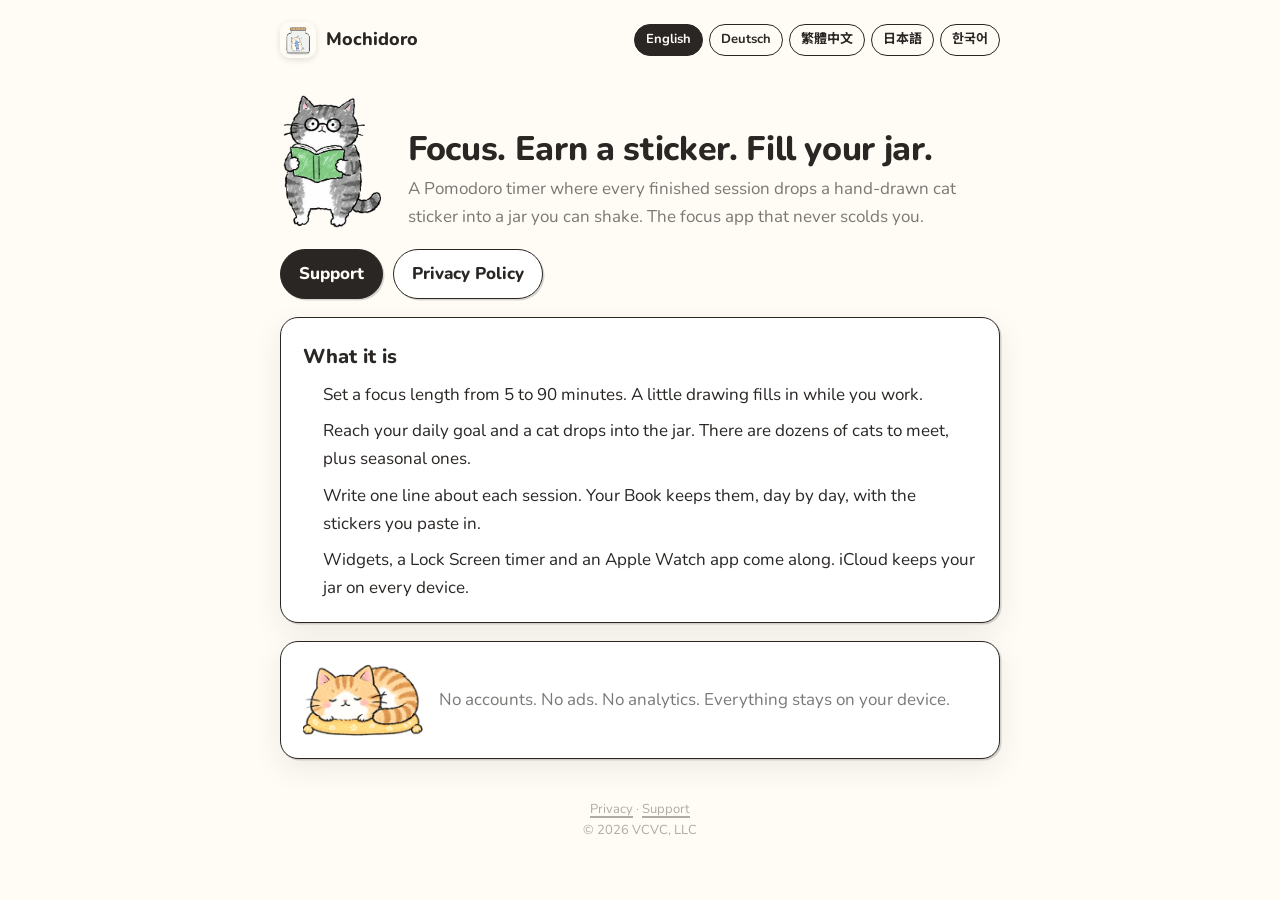
<file: index.html>
<!doctype html>
<html lang="en">
<head>
<meta charset="utf-8">
<meta name="viewport" content="width=device-width, initial-scale=1">
<title data-en="Mochidoro" data-zhhant="Mochidoro" data-ja="Mochidoro" data-ko="Mochidoro" data-de="Mochidoro">Mochidoro</title>
<meta name="description" content="Mochidoro: focus, earn a sticker, fill your jar. The focus app that never scolds you.">
<link rel="icon" href="img/icon.png">
<link rel="preconnect" href="https://fonts.googleapis.com">
<link href="https://fonts.googleapis.com/css2?family=Nunito:wght@400;700;800&family=Noto+Sans+TC:wght@400;700&family=Noto+Sans+JP:wght@400;700&family=Noto+Sans+KR:wght@400;700&display=swap" rel="stylesheet">
<link rel="stylesheet" href="style.css">
<script src="i18n.js" defer></script>
</head>
<body>
<div class="wrap">
  <header class="top">
    <a class="brand" href="./"><img src="img/icon.png" alt="">Mochidoro</a>
    <nav class="langs" aria-label="Language"></nav>
  </header>

  <div class="hero">
    <img src="img/cat-reading-green.png" alt="">
    <div>
      <h1><span data-lang="en">Focus. Earn a sticker. Fill your jar.</span><span data-lang="zh-Hant">專注一下，拿一張貼紙，把罐子裝滿。</span><span data-lang="ja">集中して、ステッカーをもらって、瓶をいっぱいに。</span><span data-lang="ko">집중하고, 스티커를 얻고, 병을 채워요.</span><span data-lang="de">Konzentrieren. Sticker bekommen. Glas füllen.</span></h1>
      <p><span data-lang="en">A Pomodoro timer where every finished session drops a hand-drawn cat sticker into a jar you can shake. The focus app that never scolds you.</span><span data-lang="zh-Hant">一個番茄鐘：每完成一次專注，就有一張手繪貓貼紙掉進可以搖的罐子。永遠不會責備你的專注 App。</span><span data-lang="ja">セッションを終えるたびに、手描きの猫ステッカーが振れる瓶に落ちるポモドーロタイマー。決してあなたを叱らない集中アプリ。</span><span data-lang="ko">세션을 마칠 때마다 손그림 고양이 스티커가 흔들 수 있는 병에 떨어지는 뽀모도로 타이머. 절대 잔소리하지 않는 집중 앱.</span><span data-lang="de">Ein Pomodoro-Timer, bei dem jede abgeschlossene Fokuszeit einen handgezeichneten Katzensticker in ein Glas fallen lässt, das du schütteln kannst. Die Fokus-App, die nie schimpft.</span></p>
    </div>
  </div>

  <div class="nav">
    <a class="primary" href="support.html"><span data-lang="en">Support</span><span data-lang="zh-Hant">支援</span><span data-lang="ja">サポート</span><span data-lang="ko">지원</span><span data-lang="de">Hilfe</span></a>
    <a href="privacy.html"><span data-lang="en">Privacy Policy</span><span data-lang="zh-Hant">隱私權政策</span><span data-lang="ja">プライバシーポリシー</span><span data-lang="ko">개인정보 처리방침</span><span data-lang="de">Datenschutzerklärung</span></a>
  </div>

  <div class="card">
    <h2><span data-lang="en">What it is</span><span data-lang="zh-Hant">這是什麼</span><span data-lang="ja">どんなアプリ？</span><span data-lang="ko">어떤 앱인가요</span><span data-lang="de">Worum es geht</span></h2>
    <ul>
      <li data-lang="en">Set a focus length from 5 to 90 minutes. A little drawing fills in while you work.</li>
      <li data-lang="en">Reach your daily goal and a cat drops into the jar. There are dozens of cats to meet, plus seasonal ones.</li>
      <li data-lang="en">Write one line about each session. Your Book keeps them, day by day, with the stickers you paste in.</li>
      <li data-lang="en">Widgets, a Lock Screen timer and an Apple Watch app come along. iCloud keeps your jar on every device.</li>
      <li data-lang="zh-Hant">專注時間 5 到 90 分鐘自己選。工作的時候，一張小圖會慢慢畫好。</li>
      <li data-lang="zh-Hant">達成每日目標就掉一隻貓。有幾十隻貓可以遇見，還有季節限定的。</li>
      <li data-lang="zh-Hant">每次專注寫一行字。手帳會一天一天記下來，連同你貼上去的貼紙。</li>
      <li data-lang="zh-Hant">有小工具、鎖定畫面計時和 Apple Watch App。iCloud 讓罐子在每台裝置上都一樣。</li>
      <li data-lang="ja">集中時間は 5〜90 分から。作業のあいだに小さな絵が少しずつ描き上がります。</li>
      <li data-lang="ja">1 日の目標に達すると猫が瓶に落ちてきます。出会える猫は数十匹、季節限定も。</li>
      <li data-lang="ja">セッションごとにひとこと書けます。ブックが貼ったステッカーと一緒に日ごとに残します。</li>
      <li data-lang="ja">ウィジェット、ロック画面のタイマー、Apple Watch アプリつき。iCloud で瓶はどの端末でも同じに。</li>
      <li data-lang="ko">집중 시간은 5~90분 중에서. 일하는 동안 작은 그림이 조금씩 완성돼요.</li>
      <li data-lang="ko">하루 목표를 달성하면 고양이가 병에 떨어져요. 만날 수 있는 고양이는 수십 마리, 계절 한정도 있어요.</li>
      <li data-lang="ko">세션마다 한 줄을 적을 수 있어요. 북이 붙인 스티커와 함께 하루하루 간직합니다.</li>
      <li data-lang="ko">위젯, 잠금 화면 타이머, Apple Watch 앱이 함께 와요. iCloud로 병은 모든 기기에서 똑같아요.</li>
      <li data-lang="de">Wähl eine Fokuszeit von 5 bis 90 Minuten. Während du arbeitest, entsteht nach und nach eine kleine Zeichnung.</li>
      <li data-lang="de">Erreichst du dein Tagesziel, fällt eine Katze ins Glas. Dutzende Katzen warten auf dich, dazu welche nur für eine Saison.</li>
      <li data-lang="de">Schreib zu jeder Fokuszeit eine Zeile. Dein Buch hebt sie Tag für Tag auf, zusammen mit den Stickern, die du einklebst.</li>
      <li data-lang="de">Mit dabei: Widgets, ein Timer auf dem Sperrbildschirm und eine Apple-Watch-App. Über iCloud ist dein Glas auf jedem Gerät gleich.</li>
    </ul>
  </div>

  <div class="card" style="display:flex;gap:16px;align-items:center;padding-bottom:22px">
    <img src="img/sleep-orange.png" alt="" style="width:120px;flex:none">
    <p style="margin:0;color:var(--muted)"><span data-lang="en">No accounts. No ads. No analytics. Everything stays on your device.</span><span data-lang="zh-Hant">沒有帳號、沒有廣告、沒有分析工具。所有東西都留在你的裝置上。</span><span data-lang="ja">アカウントなし、広告なし、アナリティクスなし。すべてはあなたの端末の中に。</span><span data-lang="ko">계정도, 광고도, 분석 도구도 없어요. 모든 것은 내 기기 안에.</span><span data-lang="de">Kein Konto. Keine Werbung. Keine Analyse. Alles bleibt auf deinem Gerät.</span></p>
  </div>

  <footer>
    <a href="privacy.html"><span data-lang="en">Privacy</span><span data-lang="zh-Hant">隱私權</span><span data-lang="ja">プライバシー</span><span data-lang="ko">개인정보</span><span data-lang="de">Datenschutz</span></a> · <a href="support.html"><span data-lang="en">Support</span><span data-lang="zh-Hant">支援</span><span data-lang="ja">サポート</span><span data-lang="ko">지원</span><span data-lang="de">Hilfe</span></a><br>© 2026 VCVC, LLC
  </footer>
</div>
</body>
</html>
</file>
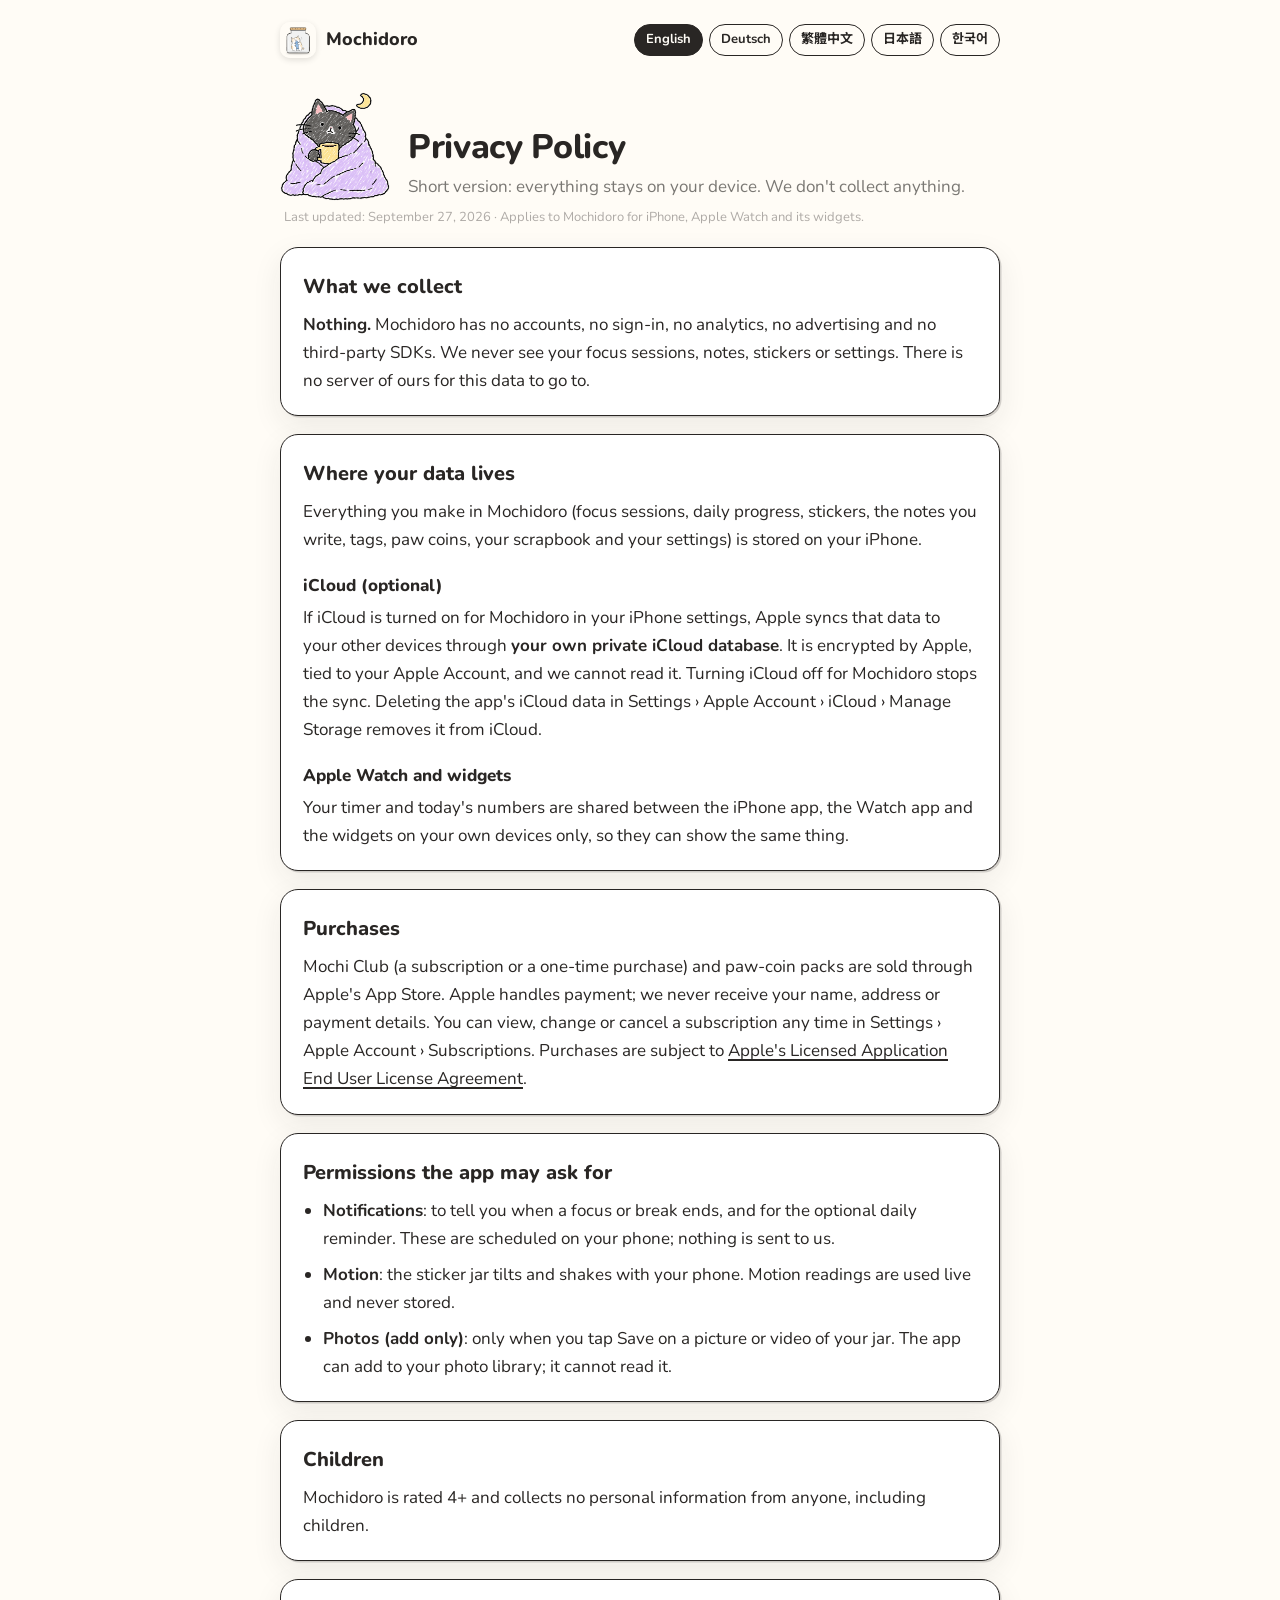
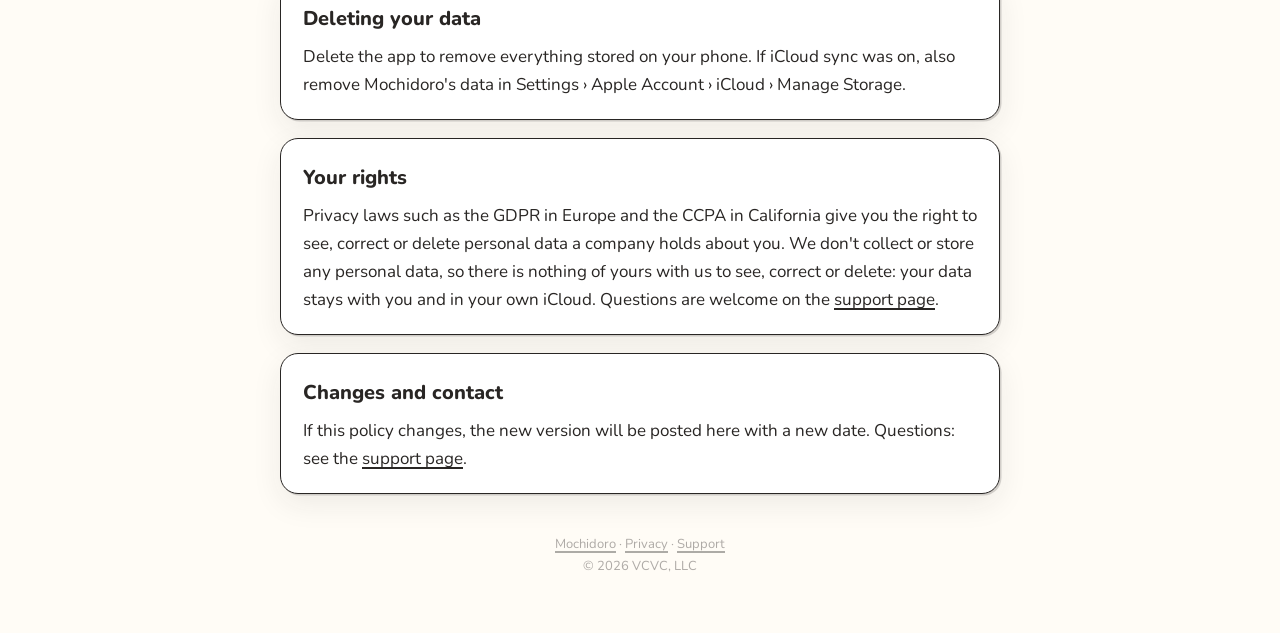
<file: privacy.html>
<!doctype html>
<html lang="en">
<head>
<meta charset="utf-8">
<meta name="viewport" content="width=device-width, initial-scale=1">
<title data-en="Mochidoro · Privacy Policy" data-zhhant="Mochidoro · 隱私權政策" data-ja="Mochidoro · プライバシーポリシー" data-ko="Mochidoro · 개인정보 처리방침" data-de="Mochidoro · Datenschutzerklärung">Mochidoro · Privacy Policy</title>
<meta name="description" content="Mochidoro keeps everything on your device. No accounts, no analytics, no ads.">
<link rel="icon" href="img/icon.png">
<link rel="preconnect" href="https://fonts.googleapis.com">
<link href="https://fonts.googleapis.com/css2?family=Nunito:wght@400;700;800&family=Noto+Sans+TC:wght@400;700&family=Noto+Sans+JP:wght@400;700&family=Noto+Sans+KR:wght@400;700&display=swap" rel="stylesheet">
<link rel="stylesheet" href="style.css">
<script src="i18n.js" defer></script>
</head>
<body>
<div class="wrap">
  <header class="top">
    <a class="brand" href="./"><img src="img/icon.png" alt="">Mochidoro</a>
    <nav class="langs" aria-label="Language"></nav>
  </header>

  <div class="hero">
    <img src="img/cat-late-night.png" alt="">
    <div>
      <h1><span data-lang="en">Privacy Policy</span><span data-lang="zh-Hant">隱私權政策</span><span data-lang="ja">プライバシーポリシー</span><span data-lang="ko">개인정보 처리방침</span><span data-lang="de">Datenschutzerklärung</span></h1>
      <p><span data-lang="en">Short version: everything stays on your device. We don't collect anything.</span><span data-lang="zh-Hant">一句話版本：所有東西都留在你的裝置上，我們不蒐集任何資料。</span><span data-lang="ja">ひとことで言うと：すべてあなたの端末の中にあります。私たちは何も収集しません。</span><span data-lang="ko">한 줄 요약: 모든 것은 내 기기 안에만 있어요. 우리는 아무것도 수집하지 않아요.</span><span data-lang="de">Kurz gesagt: Alles bleibt auf deinem Gerät. Wir erheben keine Daten.</span></p>
    </div>
  </div>
  <p class="meta"><span data-lang="en">Last updated: September 27, 2026 · Applies to Mochidoro for iPhone, Apple Watch and its widgets.</span><span data-lang="zh-Hant">最後更新：2026 年 9 月 27 日 · 適用於 iPhone、Apple Watch 版 Mochidoro 及其小工具。</span><span data-lang="ja">最終更新：2026 年 9 月 27 日 · iPhone、Apple Watch 版 Mochidoro とウィジェットに適用されます。</span><span data-lang="ko">최종 업데이트: 2026년 9월 27일 · iPhone, Apple Watch용 Mochidoro와 위젯에 적용됩니다.</span><span data-lang="de">Stand: 27. September 2026 · Gilt für Mochidoro auf iPhone und Apple Watch sowie die Widgets.</span></p>

  <!-- ENGLISH -->
  <div data-lang="en">
    <div class="card">
      <h2>What we collect</h2>
      <p><strong>Nothing.</strong> Mochidoro has no accounts, no sign-in, no analytics, no advertising and no third-party SDKs. We never see your focus sessions, notes, stickers or settings. There is no server of ours for this data to go to.</p>
    </div>
    <div class="card">
      <h2>Where your data lives</h2>
      <p>Everything you make in Mochidoro (focus sessions, daily progress, stickers, the notes you write, tags, paw coins, your scrapbook and your settings) is stored on your iPhone.</p>
      <h3>iCloud (optional)</h3>
      <p>If iCloud is turned on for Mochidoro in your iPhone settings, Apple syncs that data to your other devices through <strong>your own private iCloud database</strong>. It is encrypted by Apple, tied to your Apple Account, and we cannot read it. Turning iCloud off for Mochidoro stops the sync. Deleting the app's iCloud data in Settings › Apple Account › iCloud › Manage Storage removes it from iCloud.</p>
      <h3>Apple Watch and widgets</h3>
      <p>Your timer and today's numbers are shared between the iPhone app, the Watch app and the widgets on your own devices only, so they can show the same thing.</p>
    </div>
    <div class="card">
      <h2>Purchases</h2>
      <p>Mochi Club (a subscription or a one-time purchase) and paw-coin packs are sold through Apple's App Store. Apple handles payment; we never receive your name, address or payment details. You can view, change or cancel a subscription any time in Settings › Apple Account › Subscriptions. Purchases are subject to <a href="https://www.apple.com/legal/internet-services/itunes/dev/stdeula/" target="_blank" rel="noopener">Apple's Licensed Application End User License Agreement</a>.</p>
    </div>
    <div class="card">
      <h2>Permissions the app may ask for</h2>
      <ul>
        <li><strong>Notifications</strong>: to tell you when a focus or break ends, and for the optional daily reminder. These are scheduled on your phone; nothing is sent to us.</li>
        <li><strong>Motion</strong>: the sticker jar tilts and shakes with your phone. Motion readings are used live and never stored.</li>
        <li><strong>Photos (add only)</strong>: only when you tap Save on a picture or video of your jar. The app can add to your photo library; it cannot read it.</li>
      </ul>
    </div>
    <div class="card">
      <h2>Children</h2>
      <p>Mochidoro is rated 4+ and collects no personal information from anyone, including children.</p>
    </div>
    <div class="card">
      <h2>Deleting your data</h2>
      <p>Delete the app to remove everything stored on your phone. If iCloud sync was on, also remove Mochidoro's data in Settings › Apple Account › iCloud › Manage Storage.</p>
    </div>
    <div class="card">
      <h2>Your rights</h2>
      <p>Privacy laws such as the GDPR in Europe and the CCPA in California give you the right to see, correct or delete personal data a company holds about you. We don't collect or store any personal data, so there is nothing of yours with us to see, correct or delete: your data stays with you and in your own iCloud. Questions are welcome on the <a href="support.html">support page</a>.</p>
    </div>
    <div class="card">
      <h2>Changes and contact</h2>
      <p>If this policy changes, the new version will be posted here with a new date. Questions: see the <a href="support.html">support page</a>.</p>
    </div>
  </div>

  <!-- 繁體中文 -->
  <div data-lang="zh-Hant">
    <div class="card">
      <h2>我們蒐集什麼</h2>
      <p><strong>什麼都不蒐集。</strong>Mochidoro 沒有帳號、不用登入、沒有分析工具、沒有廣告、沒有任何第三方 SDK。你的專注紀錄、筆記、貼紙和設定，我們都看不到，也沒有任何屬於我們的伺服器會收到這些資料。</p>
    </div>
    <div class="card">
      <h2>你的資料放在哪裡</h2>
      <p>你在 Mochidoro 裡產生的一切（專注紀錄、每日進度、貼紙、寫下的筆記、標籤、貓掌幣、手帳和設定）都存在你的 iPhone 上。</p>
      <h3>iCloud（可選）</h3>
      <p>如果你在 iPhone 設定裡替 Mochidoro 開啟 iCloud，Apple 會透過<strong>你自己的 iCloud 私人資料庫</strong>把資料同步到你的其他裝置。這些資料由 Apple 加密、綁定你的 Apple 帳號，我們無法讀取。關掉 Mochidoro 的 iCloud 就會停止同步；到「設定 › Apple 帳號 › iCloud › 管理儲存空間」刪除 Mochidoro 的資料，就會從 iCloud 移除。</p>
      <h3>Apple Watch 與小工具</h3>
      <p>計時器和今天的數字只會在你自己的裝置之間（iPhone App、Watch App、小工具）共用，讓它們顯示同樣的內容。</p>
    </div>
    <div class="card">
      <h2>購買</h2>
      <p>Mochi Club（訂閱或一次買斷）和貓掌幣包都透過 Apple 的 App Store 販售。付款由 Apple 處理，我們不會收到你的姓名、地址或付款資料。你隨時可以在「設定 › Apple 帳號 › 訂閱項目」查看、更改或取消訂閱。購買適用 <a href="https://www.apple.com/legal/internet-services/itunes/dev/stdeula/" target="_blank" rel="noopener">Apple 的授權應用程式使用者授權合約</a>。</p>
    </div>
    <div class="card">
      <h2>App 可能會要求的權限</h2>
      <ul>
        <li><strong>通知</strong>：提醒你專注或休息結束，以及可選的每日提醒。這些都在你的手機上排程，不會傳給我們。</li>
        <li><strong>動作感測</strong>：貼紙罐會隨著手機傾斜和搖晃。感測數據只即時使用，不會儲存。</li>
        <li><strong>照片（僅新增）</strong>：只有在你按下「儲存」罐子的圖片或影片時才會用到。App 只能新增到你的照片圖庫，無法讀取。</li>
      </ul>
    </div>
    <div class="card">
      <h2>兒童</h2>
      <p>Mochidoro 的分級是 4+，不會向任何人（包括兒童）蒐集個人資料。</p>
    </div>
    <div class="card">
      <h2>刪除你的資料</h2>
      <p>刪除 App 就會移除手機上的所有資料。如果之前有開 iCloud 同步，請另外到「設定 › Apple 帳號 › iCloud › 管理儲存空間」移除 Mochidoro 的資料。</p>
    </div>
    <div class="card">
      <h2>你的權利</h2>
      <p>歐盟的 GDPR、台灣的個人資料保護法等隱私法規，讓你有權查詢、更正或刪除公司持有的你的個人資料。我們不蒐集也不儲存任何個人資料，所以我們這裡沒有任何你的資料需要查詢、更正或刪除：你的資料只在你自己手上和你的 iCloud 裡。有任何問題，歡迎到<a href="support.html">支援頁面</a>找我們。</p>
    </div>
    <div class="card">
      <h2>變更與聯絡</h2>
      <p>政策若有更動，會在這一頁公布新版本並更新日期。有問題請看<a href="support.html">支援頁面</a>。</p>
    </div>
  </div>

  <!-- 日本語 -->
  <div data-lang="ja">
    <div class="card">
      <h2>収集する情報</h2>
      <p><strong>ありません。</strong>Mochidoro にはアカウントもログインもなく、アナリティクス、広告、サードパーティ SDK も使っていません。集中の記録、メモ、ステッカー、設定を私たちが見ることはなく、それらを送る先のサーバーも存在しません。</p>
    </div>
    <div class="card">
      <h2>データの保存場所</h2>
      <p>Mochidoro で作られるもの（集中セッション、毎日の進み具合、ステッカー、書いたメモ、タグ、肉球コイン、スクラップブック、設定）はすべてあなたの iPhone に保存されます。</p>
      <h3>iCloud（任意）</h3>
      <p>iPhone の設定で Mochidoro の iCloud をオンにすると、Apple が<strong>あなた自身のプライベート iCloud データベース</strong>を通じて他の端末に同期します。データは Apple によって暗号化され、あなたの Apple アカウントに紐づき、私たちには読めません。Mochidoro の iCloud をオフにすると同期は止まります。「設定 › Apple アカウント › iCloud › ストレージを管理」で Mochidoro のデータを削除すると iCloud から消えます。</p>
      <h3>Apple Watch とウィジェット</h3>
      <p>タイマーと今日の数字は、あなたの端末同士（iPhone アプリ、Watch アプリ、ウィジェット）の間でのみ共有され、同じ内容を表示するために使われます。</p>
    </div>
    <div class="card">
      <h2>購入について</h2>
      <p>Mochi Club（サブスクリプションまたは買い切り）と肉球コインパックは Apple の App Store で販売されます。決済は Apple が行い、氏名、住所、支払い情報が私たちに届くことはありません。サブスクリプションは「設定 › Apple アカウント › サブスクリプション」でいつでも確認、変更、解約できます。購入には <a href="https://www.apple.com/legal/internet-services/itunes/dev/stdeula/" target="_blank" rel="noopener">Apple のライセンス契約（EULA）</a>が適用されます。</p>
    </div>
    <div class="card">
      <h2>アプリが求める可能性のある許可</h2>
      <ul>
        <li><strong>通知</strong>：集中や休憩の終わりを知らせるため、また任意の毎日のリマインダーのため。すべて端末内でスケジュールされ、私たちには送られません。</li>
        <li><strong>モーション</strong>：ステッカーの瓶は端末の傾きや振りに反応します。センサーの値はその場で使われるだけで保存されません。</li>
        <li><strong>写真（追加のみ）</strong>：瓶の画像や動画で「保存」をタップしたときだけ使われます。アプリは写真ライブラリに追加できますが、読み取ることはできません。</li>
      </ul>
    </div>
    <div class="card">
      <h2>お子さまについて</h2>
      <p>Mochidoro のレーティングは 4+ で、お子さまを含め誰からも個人情報を収集しません。</p>
    </div>
    <div class="card">
      <h2>データの削除</h2>
      <p>アプリを削除すると端末上のデータはすべて消えます。iCloud 同期をオンにしていた場合は、「設定 › Apple アカウント › iCloud › ストレージを管理」からも Mochidoro のデータを削除してください。</p>
    </div>
    <div class="card">
      <h2>あなたの権利</h2>
      <p>EU の GDPR や日本の個人情報保護法などの法律は、企業が持つあなたの個人情報の開示・訂正・削除を求める権利を定めています。私たちは個人情報を一切収集・保存しないため、開示・訂正・削除の対象となるあなたの情報は私たちの手元にありません。データはあなたの手元と、あなた自身の iCloud にだけあります。ご質問は<a href="support.html">サポートページ</a>からどうぞ。</p>
    </div>
    <div class="card">
      <h2>変更と連絡先</h2>
      <p>このポリシーを変更する場合は、新しい日付とともにこのページに掲載します。ご質問は<a href="support.html">サポートページ</a>をご覧ください。</p>
    </div>
  </div>

  <!-- 한국어 -->
  <div data-lang="ko">
    <div class="card">
      <h2>수집하는 정보</h2>
      <p><strong>없습니다.</strong> Mochidoro에는 계정도 로그인도 없고, 분석 도구, 광고, 서드파티 SDK도 없어요. 집중 기록, 메모, 스티커, 설정을 우리는 볼 수 없고, 그 데이터가 갈 우리 서버도 없어요.</p>
    </div>
    <div class="card">
      <h2>데이터가 있는 곳</h2>
      <p>Mochidoro에서 만든 모든 것(집중 세션, 하루 진행 상황, 스티커, 쓴 메모, 태그, 발바닥 코인, 스크랩북, 설정)은 내 iPhone에 저장됩니다.</p>
      <h3>iCloud (선택)</h3>
      <p>iPhone 설정에서 Mochidoro의 iCloud를 켜면, Apple이 <strong>나만의 개인 iCloud 데이터베이스</strong>를 통해 다른 기기로 동기화합니다. Apple이 암호화하고 내 Apple 계정에 묶여 있어 우리는 읽을 수 없어요. Mochidoro의 iCloud를 끄면 동기화가 멈추고, 「설정 › Apple 계정 › iCloud › 저장 공간 관리」에서 Mochidoro 데이터를 삭제하면 iCloud에서 사라집니다.</p>
      <h3>Apple Watch와 위젯</h3>
      <p>타이머와 오늘의 숫자는 내 기기들(iPhone 앱, Watch 앱, 위젯) 사이에서만 공유되어 같은 내용을 보여줍니다.</p>
    </div>
    <div class="card">
      <h2>구매</h2>
      <p>Mochi Club(구독 또는 한 번 결제)와 발바닥 코인 팩은 Apple App Store를 통해 판매됩니다. 결제는 Apple이 처리하며, 이름, 주소, 결제 정보는 우리에게 전달되지 않아요. 구독은 「설정 › Apple 계정 › 구독」에서 언제든지 확인, 변경, 취소할 수 있습니다. 구매에는 <a href="https://www.apple.com/legal/internet-services/itunes/dev/stdeula/" target="_blank" rel="noopener">Apple의 표준 최종 사용자 사용권 계약(EULA)</a>이 적용됩니다.</p>
    </div>
    <div class="card">
      <h2>앱이 요청할 수 있는 권한</h2>
      <ul>
        <li><strong>알림</strong>: 집중이나 휴식이 끝났을 때, 그리고 선택한 경우 매일 리마인더를 위해. 모두 내 휴대폰에서 예약되며 우리에게 전송되지 않아요.</li>
        <li><strong>모션</strong>: 스티커 병이 휴대폰 기울기와 흔들림에 반응해요. 센서 값은 그 자리에서만 쓰이고 저장되지 않습니다.</li>
        <li><strong>사진(추가만)</strong>: 병 사진이나 영상에서 「저장」을 눌렀을 때만 사용됩니다. 앱은 사진 보관함에 추가만 할 수 있고 읽을 수는 없어요.</li>
      </ul>
    </div>
    <div class="card">
      <h2>어린이</h2>
      <p>Mochidoro의 등급은 4+이며, 어린이를 포함한 누구에게서도 개인정보를 수집하지 않습니다.</p>
    </div>
    <div class="card">
      <h2>데이터 삭제</h2>
      <p>앱을 삭제하면 휴대폰에 저장된 모든 것이 지워집니다. iCloud 동기화를 켰었다면 「설정 › Apple 계정 › iCloud › 저장 공간 관리」에서도 Mochidoro 데이터를 지워 주세요.</p>
    </div>
    <div class="card">
      <h2>이용자의 권리</h2>
      <p>EU의 GDPR, 한국의 개인정보 보호법 등은 기업이 보유한 내 개인정보를 열람, 정정, 삭제할 권리를 보장해요. 우리는 어떤 개인정보도 수집하거나 저장하지 않기 때문에, 열람하거나 정정, 삭제할 내 정보가 우리에게는 없어요. 데이터는 내 기기와 내 iCloud에만 있어요. 궁금한 점은 <a href="support.html">지원 페이지</a>로 문의해 주세요.</p>
    </div>
    <div class="card">
      <h2>변경 및 문의</h2>
      <p>이 방침이 바뀌면 새 날짜와 함께 이 페이지에 게시됩니다. 문의는 <a href="support.html">지원 페이지</a>를 참고해 주세요.</p>
    </div>
  </div>

  <!-- DEUTSCH -->
  <div data-lang="de">
    <div class="card">
      <h2>Welche Daten wir erheben</h2>
      <p><strong>Keine.</strong> Mochidoro hat keine Konten, keine Anmeldung, keine Analyse-Tools, keine Werbung und keine SDKs von Drittanbietern. Wir sehen weder deine Fokuszeiten noch deine Notizen, Sticker oder Einstellungen. Es gibt keinen Server von uns, an den diese Daten gehen könnten.</p>
    </div>
    <div class="card">
      <h2>Wo deine Daten liegen</h2>
      <p>Alles, was du in Mochidoro anlegst (Fokuszeiten, Tagesfortschritt, Sticker, deine Notizen, Labels, Pfotenmünzen, dein Buch und deine Einstellungen), wird auf deinem iPhone gespeichert.</p>
      <h3>iCloud (optional)</h3>
      <p>Wenn iCloud für Mochidoro in den Einstellungen deines iPhone aktiviert ist, synchronisiert Apple diese Daten über <strong>deine eigene, private iCloud-Datenbank</strong> mit deinen anderen Geräten. Sie ist von Apple verschlüsselt, an deinen Apple Account gebunden, und wir können sie nicht lesen. Schaltest du iCloud für Mochidoro aus, stoppt die Synchronisierung. Unter Einstellungen › Apple Account › iCloud › Speicher verwalten kannst du die iCloud-Daten der App löschen.</p>
      <h3>Apple Watch und Widgets</h3>
      <p>Dein Timer und die Zahlen des Tages werden nur zwischen der iPhone-App, der Watch-App und den Widgets auf deinen eigenen Geräten geteilt, damit überall dasselbe angezeigt wird.</p>
    </div>
    <div class="card">
      <h2>Käufe</h2>
      <p>Der Mochi Club (ein Abo oder ein Einmalkauf) und Pakete mit Pfotenmünzen werden über den App Store von Apple verkauft. Apple wickelt die Zahlung ab; wir erhalten weder deinen Namen noch deine Adresse oder Zahlungsdaten. Ein Abo kannst du jederzeit unter Einstellungen › Apple Account › Abonnements ansehen, ändern oder kündigen. Für Käufe gilt die <a href="https://www.apple.com/legal/internet-services/itunes/dev/stdeula/" target="_blank" rel="noopener">Endbenutzer-Lizenzvereinbarung von Apple für lizenzierte Apps</a>.</p>
    </div>
    <div class="card">
      <h2>Berechtigungen, nach denen die App fragen kann</h2>
      <ul>
        <li><strong>Mitteilungen</strong>: um dir zu sagen, wann eine Fokuszeit oder Pause endet, und für die optionale tägliche Erinnerung. Sie werden auf deinem iPhone geplant; nichts davon wird an uns gesendet.</li>
        <li><strong>Bewegung</strong>: Das Stickerglas neigt und schüttelt sich mit deinem iPhone. Die Bewegungsdaten werden nur live genutzt und nie gespeichert.</li>
        <li><strong>Fotos (nur hinzufügen)</strong>: nur wenn du bei einem Bild oder Video deines Glases auf Sichern tippst. Die App kann deiner Fotomediathek etwas hinzufügen, sie aber nicht lesen.</li>
      </ul>
    </div>
    <div class="card">
      <h2>Kinder</h2>
      <p>Mochidoro ist ab 4 Jahren freigegeben und erhebt von niemandem personenbezogene Daten, auch nicht von Kindern.</p>
    </div>
    <div class="card">
      <h2>Deine Daten löschen</h2>
      <p>Lösch die App, um alles zu entfernen, was auf deinem iPhone gespeichert ist. War die iCloud-Synchronisierung an, entferne außerdem die Daten von Mochidoro unter Einstellungen › Apple Account › iCloud › Speicher verwalten.</p>
    </div>
    <div class="card">
      <h2>Deine Rechte (DSGVO)</h2>
      <p>Da wir keine personenbezogenen Daten erheben oder speichern, gibt es bei uns nichts, worauf du zugreifen, was du berichtigen oder löschen lassen müsstest. Deine Daten liegen allein bei dir und in deiner iCloud. Bei Fragen erreichst du uns über die <a href="support.html">Hilfeseite</a>.</p>
    </div>
    <div class="card">
      <h2>Änderungen und Kontakt</h2>
      <p>Ändert sich diese Erklärung, veröffentlichen wir die neue Fassung hier mit neuem Datum. Fragen? Schau auf die <a href="support.html">Hilfeseite</a>.</p>
    </div>
  </div>

  <footer>
    <a href="./">Mochidoro</a> · <a href="privacy.html"><span data-lang="en">Privacy</span><span data-lang="zh-Hant">隱私權</span><span data-lang="ja">プライバシー</span><span data-lang="ko">개인정보</span><span data-lang="de">Datenschutz</span></a> · <a href="support.html"><span data-lang="en">Support</span><span data-lang="zh-Hant">支援</span><span data-lang="ja">サポート</span><span data-lang="ko">지원</span><span data-lang="de">Hilfe</span></a><br>© 2026 VCVC, LLC
  </footer>
</div>
</body>
</html>
</file>
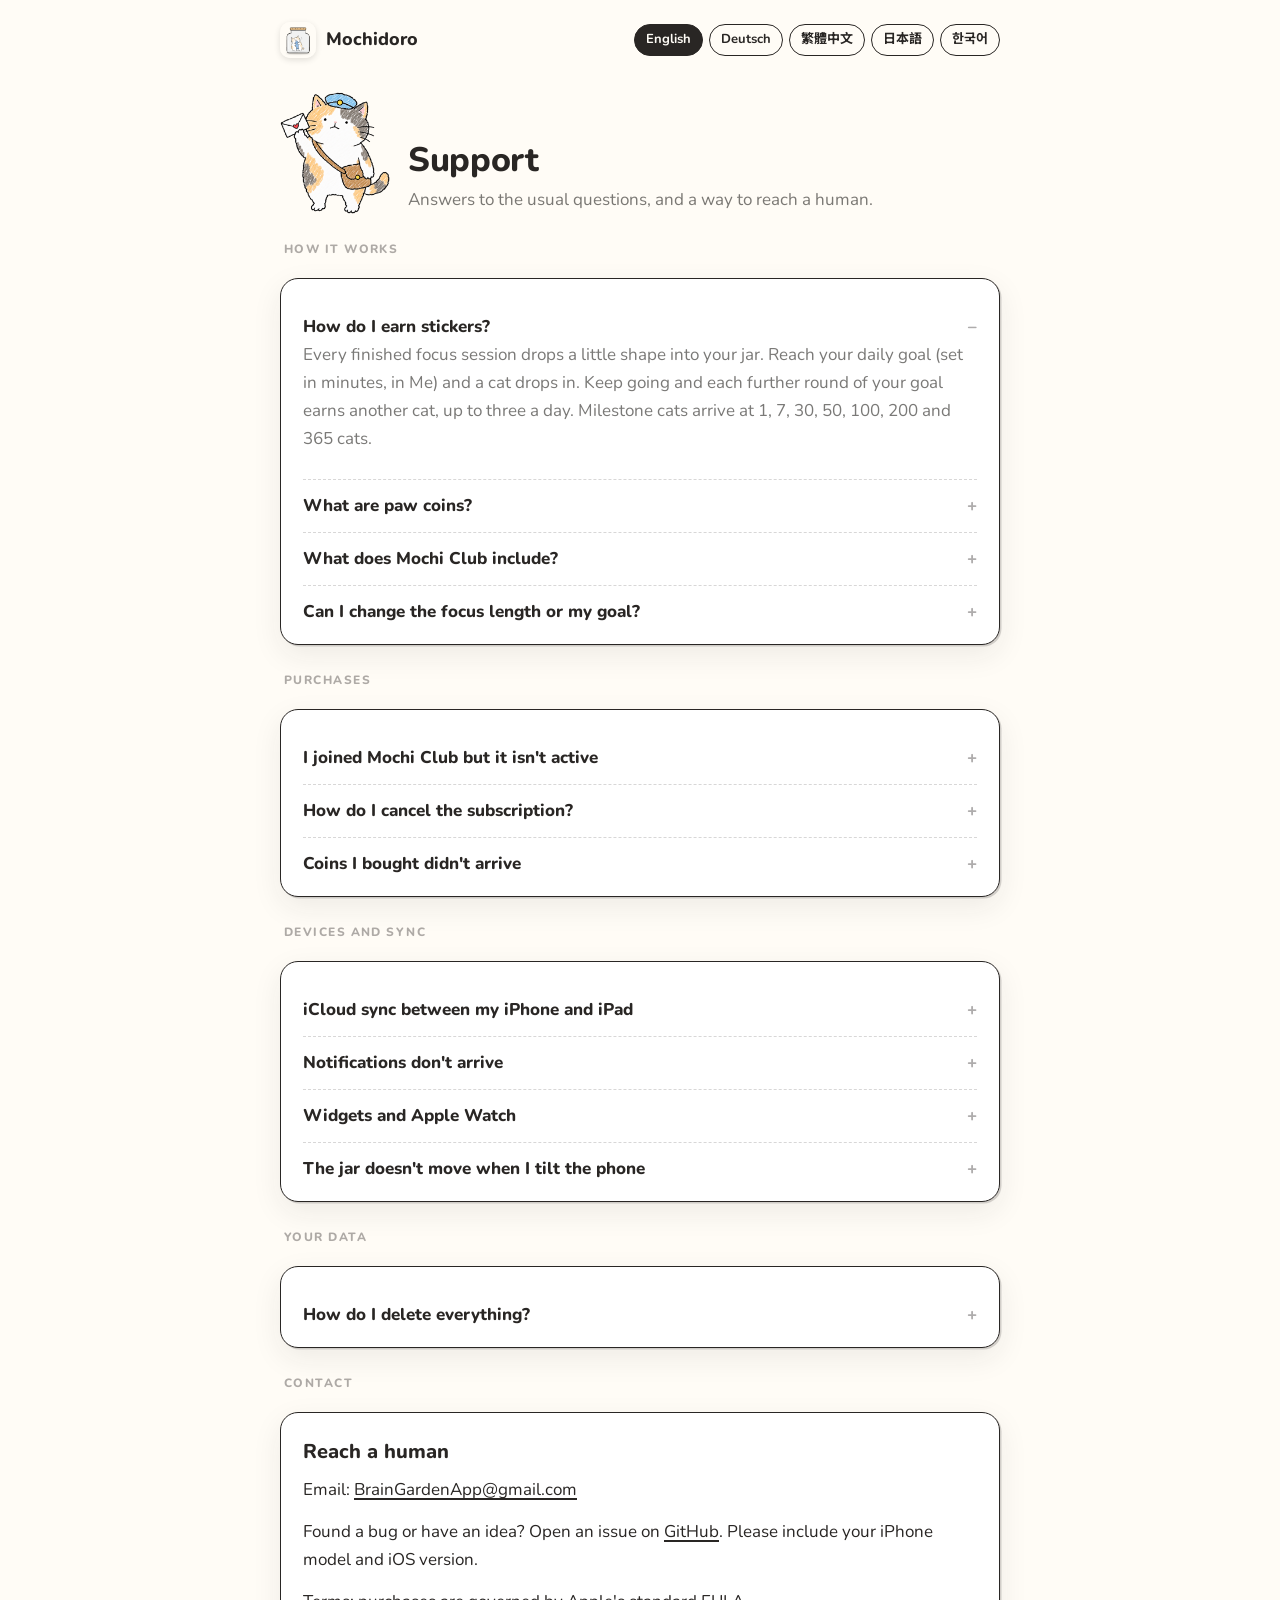
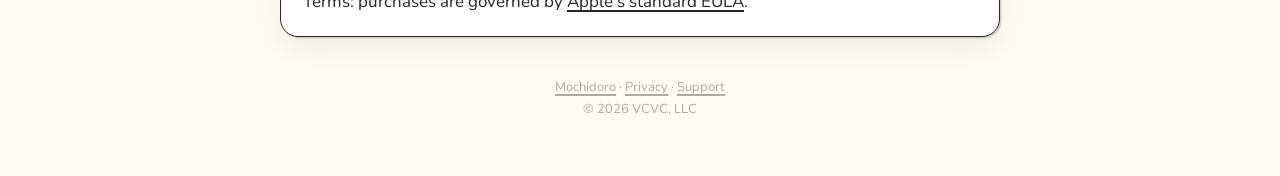
<file: support.html>
<!doctype html>
<html lang="en">
<head>
<meta charset="utf-8">
<meta name="viewport" content="width=device-width, initial-scale=1">
<title data-en="Mochidoro · Support" data-zhhant="Mochidoro · 支援" data-ja="Mochidoro · サポート" data-ko="Mochidoro · 지원" data-de="Mochidoro · Hilfe">Mochidoro · Support</title>
<meta name="description" content="Help with Mochidoro: stickers, Mochi Club, purchases, iCloud sync, notifications, widgets and Apple Watch.">
<link rel="icon" href="img/icon.png">
<link rel="preconnect" href="https://fonts.googleapis.com">
<link href="https://fonts.googleapis.com/css2?family=Nunito:wght@400;700;800&family=Noto+Sans+TC:wght@400;700&family=Noto+Sans+JP:wght@400;700&family=Noto+Sans+KR:wght@400;700&display=swap" rel="stylesheet">
<link rel="stylesheet" href="style.css">
<script src="i18n.js" defer></script>
<script>
  // The address shown in the Contact card. Empty means the card shows the GitHub link only.
  const CONTACT_EMAIL = 'BrainGardenApp@gmail.com';
  document.addEventListener('DOMContentLoaded', () => {
    document.querySelectorAll('.contact-mail').forEach(el => {
      if (!CONTACT_EMAIL) { el.remove(); return; }
      const a = el.querySelector('a'); a.href = 'mailto:' + CONTACT_EMAIL + '?subject=Mochidoro'; a.textContent = CONTACT_EMAIL;
    });
  });
</script>
</head>
<body>
<div class="wrap">
  <header class="top">
    <a class="brand" href="./"><img src="img/icon.png" alt="">Mochidoro</a>
    <nav class="langs" aria-label="Language"></nav>
  </header>

  <div class="hero">
    <img src="img/cat-mail.png" alt="">
    <div>
      <h1><span data-lang="en">Support</span><span data-lang="zh-Hant">支援</span><span data-lang="ja">サポート</span><span data-lang="ko">지원</span><span data-lang="de">Hilfe</span></h1>
      <p><span data-lang="en">Answers to the usual questions, and a way to reach a human.</span><span data-lang="zh-Hant">常見問題的答案，和找得到真人的方法。</span><span data-lang="ja">よくある質問への答えと、人に連絡する方法。</span><span data-lang="ko">자주 묻는 질문에 대한 답과, 사람에게 연락하는 방법.</span><span data-lang="de">Antworten auf die üblichen Fragen – und ein Weg zu einem echten Menschen.</span></p>
    </div>
  </div>

  <!-- ENGLISH -->
  <div data-lang="en">
    <p class="eyebrow">How it works</p>
    <div class="card">
      <details open><summary>How do I earn stickers?</summary><p>Every finished focus session drops a little shape into your jar. Reach your daily goal (set in minutes, in Me) and a cat drops in. Keep going and each further round of your goal earns another cat, up to three a day. Milestone cats arrive at 1, 7, 30, 50, 100, 200 and 365 cats.</p></details>
      <details><summary>What are paw coins?</summary><p>You get one coin for every 25 minutes of focus in a day, and at least one on any day you finish a session. Tap Collect in the Shop once a day for one more (five with Mochi Club). Coins buy copies of stickers you have already earned, for your Book. The jar only ever holds what you earned by focusing.</p></details>
      <details><summary>What does Mochi Club include?</summary><p>Seasonal stickers, three more companion cats, more jar looks, ambient sounds while you focus, extra paper for the Book, and five coins a day instead of one. Your daily sticker and the whole core loop are free forever.</p></details>
      <details><summary>Can I change the focus length or my goal?</summary><p>Yes. Tap − or + beside the time on Today (5 to 90 minutes), or set everything in Me. A goal change applies from tomorrow if today already has focus time.</p></details>
    </div>

    <p class="eyebrow">Purchases</p>
    <div class="card">
      <details><summary>I joined Mochi Club but it isn't active</summary><p>Open Me › Mochi Club and tap <strong>Restore purchases</strong>. Make sure you are signed in to the same Apple Account you bought with. If a family member has to approve the purchase (Ask to Buy), Mochi Club turns on by itself once approved.</p></details>
      <details><summary>How do I cancel the subscription?</summary><p>Subscriptions are managed by Apple: open Settings › Apple Account › Subscriptions › Mochidoro, or ask for a refund at <a href="https://reportaproblem.apple.com" target="_blank" rel="noopener">reportaproblem.apple.com</a>. Cancelling keeps Mochi Club until the end of the paid period.</p></details>
      <details><summary>Coins I bought didn't arrive</summary><p>Reopen the app once; packs are credited as soon as the App Store confirms them. If they still don't show after a day, contact us with the order number from your Apple receipt.</p></details>
    </div>

    <p class="eyebrow">Devices and sync</p>
    <div class="card">
      <details><summary>iCloud sync between my iPhone and iPad</summary><p>Turn on iCloud for Mochidoro in Settings › Apple Account › iCloud › Saved to iCloud on every device. Sync runs in the background and can take a few minutes the first time. Nothing is stored on our servers; it is your private iCloud.</p></details>
      <details><summary>Notifications don't arrive</summary><p>Check Settings › Notifications › Mochidoro is allowed. Focus modes can hide them; Mochidoro marks timer notifications as time-sensitive so they get through when your Focus allows time-sensitive ones.</p></details>
      <details><summary>Widgets and Apple Watch</summary><p>Add the widgets from the widget gallery (long-press the Home Screen › +). Visit your jar once so the widget has a picture. The Watch app mirrors your timer; open Mochidoro on your iPhone once after installing it.</p></details>
      <details><summary>The jar doesn't move when I tilt the phone</summary><p>The jar uses the motion sensor. It doesn't work in the Simulator or on devices without one; you can still tap stickers. In Low Power Mode it runs at a gentler frame rate.</p></details>
    </div>

    <p class="eyebrow">Your data</p>
    <div class="card">
      <details><summary>How do I delete everything?</summary><p>Delete the app. If iCloud sync was on, also remove Mochidoro's data in Settings › Apple Account › iCloud › Manage Storage. See the <a href="privacy.html">privacy policy</a>: we hold nothing of yours.</p></details>
    </div>

    <p class="eyebrow">Contact</p>
    <div class="card">
      <h2>Reach a human</h2>
      <p class="contact-mail">Email: <a href="#">—</a></p>
      <p>Found a bug or have an idea? Open an issue on <a href="https://github.com/chi0313/mochidoro-site/issues" target="_blank" rel="noopener">GitHub</a>. Please include your iPhone model and iOS version.</p>
      <p>Terms: purchases are governed by <a href="https://www.apple.com/legal/internet-services/itunes/dev/stdeula/" target="_blank" rel="noopener">Apple's standard EULA</a>.</p>
    </div>
  </div>

  <!-- 繁體中文 -->
  <div data-lang="zh-Hant">
    <p class="eyebrow">怎麼玩</p>
    <div class="card">
      <details open><summary>貼紙怎麼拿？</summary><p>每完成一次專注，就有一個小圖形掉進罐子。達成每日目標（在「我」設定，以分鐘計）就會掉一隻貓；繼續專注，每再滿一輪目標再掉一隻，一天最多三隻。集到 1、7、30、50、100、200、365 隻貓時會有里程碑貓。</p></details>
      <details><summary>貓掌幣是什麼？</summary><p>一天內每專注滿 25 分鐘得 1 枚，只要當天完成過一次專注，至少會有 1 枚。商店每天可以按一次「領取」再拿 1 枚（Mochi Club 拿 5 枚）。幣可以買你已經拿過的貼紙副本，貼在手帳裡。罐子裡永遠只有你靠專注拿到的貼紙。</p></details>
      <details><summary>Mochi Club 有什麼？</summary><p>季節貼紙、多三隻陪伴貓、更多罐子外觀、專注時的環境音、手帳的更多紙張，以及每天 5 枚幣（免費是 1 枚）。每日貼紙和整個核心玩法永遠免費。</p></details>
      <details><summary>可以改專注時間或目標嗎？</summary><p>可以。在「今天」畫面按時間旁邊的 − 和 +（5 到 90 分鐘），或到「我」裡設定。今天已經有專注時間的話，新的目標從明天開始算。</p></details>
    </div>

    <p class="eyebrow">購買</p>
    <div class="card">
      <details><summary>我加入了 Mochi Club 但沒生效</summary><p>到「我 › Mochi Club」按<strong>恢復購買</strong>。請確認登入的是購買時的 Apple 帳號。如果是需要家人核准的購買（詢問購買），核准後 Mochi Club 會自動開啟。</p></details>
      <details><summary>怎麼取消訂閱？</summary><p>訂閱由 Apple 管理：到「設定 › Apple 帳號 › 訂閱項目 › Mochidoro」，或到 <a href="https://reportaproblem.apple.com" target="_blank" rel="noopener">reportaproblem.apple.com</a> 申請退款。取消後 Mochi Club 會保留到已付費期間結束。</p></details>
      <details><summary>買的幣沒有到帳</summary><p>重新打開 App 一次；App Store 確認後幣就會入帳。一天後還是沒有的話，請附上 Apple 收據上的訂單編號聯絡我們。</p></details>
    </div>

    <p class="eyebrow">裝置與同步</p>
    <div class="card">
      <details><summary>iPhone 和 iPad 之間的 iCloud 同步</summary><p>在每一台裝置的「設定 › Apple 帳號 › iCloud › 儲存到 iCloud」裡開啟 Mochidoro。同步在背景進行，第一次可能要幾分鐘。資料不會存在我們的伺服器，是你自己的 iCloud。</p></details>
      <details><summary>收不到通知</summary><p>確認「設定 › 通知 › Mochidoro」有允許。專注模式可能會擋掉通知；Mochidoro 的計時通知標記為「時效性」，只要你的專注模式允許時效性通知就會送達。</p></details>
      <details><summary>小工具和 Apple Watch</summary><p>長按主畫面 › + 從小工具庫加入。先去看一次罐子，小工具才有圖。Watch App 會同步你的計時器；裝好後先在 iPhone 打開一次 Mochidoro。</p></details>
      <details><summary>傾斜手機罐子不會動</summary><p>罐子用的是動作感測器，模擬器或沒有感測器的裝置上不會動，但還是可以點貼紙。低耗電模式下會用比較溫和的更新頻率。</p></details>
    </div>

    <p class="eyebrow">你的資料</p>
    <div class="card">
      <details><summary>怎麼刪掉所有資料？</summary><p>刪除 App 即可。如果有開 iCloud 同步，請另外到「設定 › Apple 帳號 › iCloud › 管理儲存空間」移除 Mochidoro 的資料。詳見<a href="privacy.html">隱私權政策</a>：我們沒有留存你的任何東西。</p></details>
    </div>

    <p class="eyebrow">聯絡</p>
    <div class="card">
      <h2>找真人</h2>
      <p class="contact-mail">Email：<a href="#">—</a></p>
      <p>發現 bug 或有想法？到 <a href="https://github.com/chi0313/mochidoro-site/issues" target="_blank" rel="noopener">GitHub</a> 開一個 issue，請附上 iPhone 機型和 iOS 版本。</p>
      <p>條款：購買適用 <a href="https://www.apple.com/legal/internet-services/itunes/dev/stdeula/" target="_blank" rel="noopener">Apple 的標準使用者授權合約</a>。</p>
    </div>
  </div>

  <!-- 日本語 -->
  <div data-lang="ja">
    <p class="eyebrow">使い方</p>
    <div class="card">
      <details open><summary>ステッカーはどうやって手に入る？</summary><p>集中セッションを終えるたびに、小さな形が瓶に落ちます。1 日の目標（「わたし」で分単位で設定）に達すると猫が 1 匹落ちてきます。さらに続けると、目標をもう一周するごとにもう 1 匹、1 日最大 3 匹まで。猫が 1、7、30、50、100、200、365 匹になるとマイルストーン猫がもらえます。</p></details>
      <details><summary>肉球コインとは？</summary><p>1 日の集中 25 分ごとに 1 枚。セッションを終えた日は少なくとも 1 枚もらえます。ショップで 1 日 1 回「受け取る」をタップするともう 1 枚（Mochi Club なら 5 枚）。コインで、すでに手に入れたステッカーの複製を買ってブックに貼れます。瓶には集中して得たものだけが入ります。</p></details>
      <details><summary>Mochi Club には何が含まれる？</summary><p>季節のステッカー、相棒猫が 3 匹追加、瓶の見た目、集中中の環境音、ブックの紙の追加、そして 1 日 1 枚の代わりに 5 枚のコイン。毎日のステッカーと基本の遊びはずっと無料です。</p></details>
      <details><summary>集中時間や目標は変えられる？</summary><p>はい。「今日」画面で時間の横の − と +（5〜90 分）、または「わたし」で設定できます。今日すでに集中時間がある場合、新しい目標は明日から適用されます。</p></details>
    </div>

    <p class="eyebrow">購入</p>
    <div class="card">
      <details><summary>Mochi Club に入ったのに有効にならない</summary><p>「わたし › Mochi Club」で<strong>購入を復元</strong>をタップしてください。購入時と同じ Apple アカウントでサインインしているか確認を。家族の承認が必要な購入（承認と購入のリクエスト）は、承認されると Mochi Club が自動でオンになります。</p></details>
      <details><summary>サブスクリプションの解約方法</summary><p>サブスクリプションは Apple が管理しています。「設定 › Apple アカウント › サブスクリプション › Mochidoro」から、返金は <a href="https://reportaproblem.apple.com" target="_blank" rel="noopener">reportaproblem.apple.com</a> から。解約しても支払い済みの期間が終わるまで Mochi Club は使えます。</p></details>
      <details><summary>買ったコインが届かない</summary><p>アプリを一度開き直してください。App Store の確認が済み次第、加算されます。1 日たっても届かない場合は、Apple の領収書にある注文番号を添えてご連絡ください。</p></details>
    </div>

    <p class="eyebrow">端末と同期</p>
    <div class="card">
      <details><summary>iPhone と iPad の iCloud 同期</summary><p>各端末の「設定 › Apple アカウント › iCloud › iCloud に保存」で Mochidoro をオンにしてください。同期はバックグラウンドで行われ、初回は数分かかることがあります。私たちのサーバーには何も保存されません。あなた自身の iCloud です。</p></details>
      <details><summary>通知が届かない</summary><p>「設定 › 通知 › Mochidoro」が許可されているか確認してください。集中モードで隠れることがあります。Mochidoro のタイマー通知は「時間的制約あり」として送るので、集中モードがそれを許可していれば届きます。</p></details>
      <details><summary>ウィジェットと Apple Watch</summary><p>ホーム画面を長押し › + のウィジェットギャラリーから追加してください。瓶を一度開くとウィジェットに画像が出ます。Watch アプリはタイマーを映します。インストール後、iPhone で Mochidoro を一度開いてください。</p></details>
      <details><summary>端末を傾けても瓶が動かない</summary><p>瓶はモーションセンサーを使います。シミュレータやセンサーのない端末では動きませんが、ステッカーのタップはできます。低電力モードでは控えめなフレームレートになります。</p></details>
    </div>

    <p class="eyebrow">あなたのデータ</p>
    <div class="card">
      <details><summary>すべて削除するには？</summary><p>アプリを削除してください。iCloud 同期をオンにしていた場合は、「設定 › Apple アカウント › iCloud › ストレージを管理」からも Mochidoro のデータを削除してください。<a href="privacy.html">プライバシーポリシー</a>のとおり、私たちはあなたのデータを持っていません。</p></details>
    </div>

    <p class="eyebrow">連絡先</p>
    <div class="card">
      <h2>人に連絡する</h2>
      <p class="contact-mail">メール：<a href="#">—</a></p>
      <p>バグやアイデアは <a href="https://github.com/chi0313/mochidoro-site/issues" target="_blank" rel="noopener">GitHub</a> で issue を作ってください。iPhone の機種と iOS のバージョンを添えていただけると助かります。</p>
      <p>規約：購入には <a href="https://www.apple.com/legal/internet-services/itunes/dev/stdeula/" target="_blank" rel="noopener">Apple の標準 EULA</a> が適用されます。</p>
    </div>
  </div>

  <!-- 한국어 -->
  <div data-lang="ko">
    <p class="eyebrow">이렇게 놀아요</p>
    <div class="card">
      <details open><summary>스티커는 어떻게 얻나요?</summary><p>집중 세션을 마칠 때마다 작은 모양 하나가 병에 떨어져요. 하루 목표(「나」에서 분 단위로 설정)를 달성하면 고양이 한 마리가 떨어지고, 계속하면 목표 한 바퀴마다 한 마리씩, 하루 최대 세 마리까지. 고양이가 1, 7, 30, 50, 100, 200, 365마리가 되면 기념 고양이가 와요.</p></details>
      <details><summary>발바닥 코인이 뭔가요?</summary><p>하루에 집중 25분마다 1개, 세션을 마친 날에는 최소 1개. 상점에서 하루 한 번 「받기」를 누르면 1개 더(Mochi Club은 5개). 코인으로는 이미 얻은 스티커의 복제본을 사서 북에 붙일 수 있어요. 병에는 집중해서 얻은 것만 들어갑니다.</p></details>
      <details><summary>Mochi Club에는 무엇이 있나요?</summary><p>계절 스티커, 동반 고양이 3마리 추가, 병 모양 추가, 집중 중 환경음, 북의 종이 추가, 그리고 하루 1개 대신 5개의 코인. 매일의 스티커와 기본 놀이는 영원히 무료예요.</p></details>
      <details><summary>집중 시간이나 목표를 바꿀 수 있나요?</summary><p>네. 「오늘」 화면에서 시간 옆의 −와 +(5~90분)를 누르거나 「나」에서 설정하세요. 오늘 이미 집중 시간이 있으면 새 목표는 내일부터 적용됩니다.</p></details>
    </div>

    <p class="eyebrow">구매</p>
    <div class="card">
      <details><summary>Mochi Club에 가입했는데 켜지지 않아요</summary><p>「나 › Mochi Club」에서 <strong>구매 복원</strong>을 누르세요. 구매할 때 쓴 Apple 계정으로 로그인되어 있는지 확인해 주세요. 가족 승인이 필요한 구매(구입 요청)라면 승인 후 Mochi Club이 저절로 켜져요.</p></details>
      <details><summary>구독은 어떻게 취소하나요?</summary><p>구독은 Apple이 관리해요. 「설정 › Apple 계정 › 구독 › Mochidoro」에서 취소하거나 <a href="https://reportaproblem.apple.com" target="_blank" rel="noopener">reportaproblem.apple.com</a>에서 환불을 요청하세요. 취소해도 결제한 기간이 끝날 때까지 Mochi Club을 쓸 수 있어요.</p></details>
      <details><summary>산 코인이 들어오지 않아요</summary><p>앱을 한 번 다시 열어 주세요. App Store가 확인하는 대로 들어옵니다. 하루가 지나도 없다면 Apple 영수증의 주문 번호와 함께 연락해 주세요.</p></details>
    </div>

    <p class="eyebrow">기기와 동기화</p>
    <div class="card">
      <details><summary>iPhone과 iPad 사이 iCloud 동기화</summary><p>모든 기기에서 「설정 › Apple 계정 › iCloud › iCloud에 저장」의 Mochidoro를 켜 주세요. 동기화는 백그라운드에서 진행되고 처음엔 몇 분 걸릴 수 있어요. 우리 서버에는 아무것도 저장되지 않는, 나만의 iCloud예요.</p></details>
      <details><summary>알림이 오지 않아요</summary><p>「설정 › 알림 › Mochidoro」가 허용되어 있는지 확인하세요. 집중 모드가 알림을 가릴 수 있어요. Mochidoro의 타이머 알림은 「시간에 민감한 알림」으로 보내므로, 집중 모드에서 이를 허용하면 도착합니다.</p></details>
      <details><summary>위젯과 Apple Watch</summary><p>홈 화면을 길게 누르고 › +에서 위젯을 추가하세요. 병을 한 번 열어야 위젯에 그림이 나와요. Watch 앱은 타이머를 그대로 보여줍니다. 설치 후 iPhone에서 Mochidoro를 한 번 열어 주세요.</p></details>
      <details><summary>휴대폰을 기울여도 병이 움직이지 않아요</summary><p>병은 모션 센서를 써요. 시뮬레이터나 센서가 없는 기기에서는 움직이지 않지만 스티커는 탭할 수 있어요. 저전력 모드에서는 더 부드러운 프레임 속도로 동작합니다.</p></details>
    </div>

    <p class="eyebrow">내 데이터</p>
    <div class="card">
      <details><summary>전부 지우려면?</summary><p>앱을 삭제하세요. iCloud 동기화를 켰었다면 「설정 › Apple 계정 › iCloud › 저장 공간 관리」에서도 Mochidoro 데이터를 지워 주세요. <a href="privacy.html">개인정보 처리방침</a>처럼, 우리는 당신의 데이터를 가지고 있지 않아요.</p></details>
    </div>

    <p class="eyebrow">문의</p>
    <div class="card">
      <h2>사람에게 연락하기</h2>
      <p class="contact-mail">이메일: <a href="#">—</a></p>
      <p>버그나 아이디어가 있다면 <a href="https://github.com/chi0313/mochidoro-site/issues" target="_blank" rel="noopener">GitHub</a>에 이슈를 남겨 주세요. iPhone 모델과 iOS 버전을 함께 적어 주시면 좋아요.</p>
      <p>약관: 구매에는 <a href="https://www.apple.com/legal/internet-services/itunes/dev/stdeula/" target="_blank" rel="noopener">Apple의 표준 EULA</a>가 적용됩니다.</p>
    </div>
  </div>

  <!-- DEUTSCH -->
  <div data-lang="de">
    <p class="eyebrow">So funktioniert’s</p>
    <div class="card">
      <details open><summary>Wie bekomme ich Sticker?</summary><p>Jede abgeschlossene Fokuszeit lässt eine kleine Form in dein Glas fallen. Erreichst du dein Tagesziel (in Minuten, einstellbar unter „Ich“), fällt eine Katze hinein. Machst du weiter, bringt jede weitere Runde deines Ziels eine Katze, bis zu drei am Tag. Bei 1, 7, 30, 50, 100, 200 und 365 Katzen kommen besondere Meilenstein-Katzen.</p></details>
      <details><summary>Was sind Pfotenmünzen?</summary><p>Du bekommst eine Münze für je 25 Minuten Fokus am Tag, mindestens eine, sobald du eine Fokuszeit abgeschlossen hast. Tipp einmal am Tag im Laden auf „Abholen“ für eine weitere (fünf mit dem Mochi Club). Mit Münzen kaufst du Kopien von Stickern, die du schon verdient hast, für dein Buch. Ins Glas kommt immer nur, was du dir durch Fokus verdient hast.</p></details>
      <details><summary>Was bietet der Mochi Club?</summary><p>Sticker der Saison, drei weitere Begleitkatzen, mehr Glas-Designs, Fokusklänge, mehr Papier für das Buch und fünf Münzen am Tag statt einer. Dein täglicher Sticker und alles Wesentliche bleiben für immer kostenlos.</p></details>
      <details><summary>Kann ich die Fokuszeit oder mein Ziel ändern?</summary><p>Ja. Tipp auf „Heute“ auf − oder + neben der Zeit (5 bis 90 Minuten), oder stell alles unter „Ich“ ein. Eine Zieländerung gilt ab morgen, wenn du heute schon Fokuszeit hattest.</p></details>
    </div>

    <p class="eyebrow">Käufe</p>
    <div class="card">
      <details><summary>Ich bin dem Mochi Club beigetreten, aber er ist nicht aktiv</summary><p>Öffne „Ich“ › Mochi Club und tippe auf <strong>Käufe wiederherstellen</strong>. Achte darauf, mit demselben Apple Account angemeldet zu sein, mit dem du gekauft hast. Muss ein Familienmitglied den Kauf bestätigen („Frag vor dem Kauf“), schaltet sich der Club nach der Bestätigung von selbst frei.</p></details>
      <details><summary>Wie kündige ich das Abo?</summary><p>Abos verwaltet Apple: Öffne Einstellungen › Apple Account › Abonnements › Mochidoro, oder beantrage eine Erstattung unter <a href="https://reportaproblem.apple.com" target="_blank" rel="noopener">reportaproblem.apple.com</a>. Nach der Kündigung bleibt der Club bis zum Ende des bezahlten Zeitraums aktiv.</p></details>
      <details><summary>Gekaufte Münzen sind nicht angekommen</summary><p>Öffne die App einmal neu; Pakete werden gutgeschrieben, sobald der App Store sie bestätigt. Sind sie nach einem Tag immer noch nicht da, schreib uns mit der Bestellnummer aus deiner Apple-Rechnung.</p></details>
    </div>

    <p class="eyebrow">Geräte und Synchronisierung</p>
    <div class="card">
      <details><summary>iCloud-Synchronisierung zwischen meinen Geräten</summary><p>Aktiviere iCloud für Mochidoro auf jedem Gerät unter Einstellungen › Apple Account › iCloud › In iCloud gesichert. Die Synchronisierung läuft im Hintergrund und kann beim ersten Mal ein paar Minuten dauern. Auf unseren Servern wird nichts gespeichert; es ist deine private iCloud.</p></details>
      <details><summary>Mitteilungen kommen nicht an</summary><p>Prüf unter Einstellungen › Mitteilungen › Mochidoro, ob sie erlaubt sind. Fokus-Modi können sie ausblenden; Mochidoro markiert Timer-Mitteilungen als dringlich, damit sie durchkommen, wenn dein Fokus dringliche Mitteilungen zulässt.</p></details>
      <details><summary>Widgets und Apple Watch</summary><p>Füge die Widgets über die Widget-Galerie hinzu (Home-Bildschirm lange drücken › +). Öffne dein Glas einmal, damit das Widget ein Bild hat. Die Watch-App zeigt deinen Timer; öffne Mochidoro nach der Installation einmal auf dem iPhone.</p></details>
      <details><summary>Das Glas bewegt sich nicht, wenn ich das iPhone neige</summary><p>Das Glas nutzt den Bewegungssensor. Ohne Sensor funktioniert das nicht; auf Sticker tippen kannst du trotzdem. Im Stromsparmodus läuft es mit einer ruhigeren Bildrate.</p></details>
    </div>

    <p class="eyebrow">Deine Daten</p>
    <div class="card">
      <details><summary>Wie lösche ich alles?</summary><p>Lösch die App. War die iCloud-Synchronisierung an, entferne außerdem die Daten von Mochidoro unter Einstellungen › Apple Account › iCloud › Speicher verwalten. Siehe <a href="privacy.html">Datenschutzerklärung</a>: Wir speichern nichts von dir.</p></details>
    </div>

    <p class="eyebrow">Kontakt</p>
    <div class="card">
      <h2>Einen Menschen erreichen</h2>
      <p class="contact-mail">E-Mail: <a href="#">—</a></p>
      <p>Einen Fehler gefunden oder eine Idee? Leg ein Issue auf <a href="https://github.com/chi0313/mochidoro-site/issues" target="_blank" rel="noopener">GitHub</a> an. Bitte nenn dein iPhone-Modell und deine iOS-Version.</p>
      <p>Bedingungen: Für Käufe gilt die <a href="https://www.apple.com/legal/internet-services/itunes/dev/stdeula/" target="_blank" rel="noopener">Standard-EULA von Apple</a>.</p>
    </div>
  </div>

  <footer>
    <a href="./">Mochidoro</a> · <a href="privacy.html"><span data-lang="en">Privacy</span><span data-lang="zh-Hant">隱私權</span><span data-lang="ja">プライバシー</span><span data-lang="ko">개인정보</span><span data-lang="de">Datenschutz</span></a> · <a href="support.html"><span data-lang="en">Support</span><span data-lang="zh-Hant">支援</span><span data-lang="ja">サポート</span><span data-lang="ko">지원</span><span data-lang="de">Hilfe</span></a><br>© 2026 VCVC, LLC
  </footer>
</div>
</body>
</html>
</file>
<file: style.css>
/* Mochidoro site: the app's paper, ink and rounded type, on the web. */
:root {
  --paper: #fffcf6; --card: #ffffff; --ink: #292624; --muted: rgba(41,38,36,.62); --faint: rgba(41,38,36,.38);
  --line: rgba(41,38,36,.18); --butter: #facc8c; --sky: #bdcceb; --sage: #b8d6b8; --straw: #f2b3ad; --lav: #d9c7e6;
  --shadow: 0 10px 30px rgba(41,38,36,.08);
}
@media (prefers-color-scheme: dark) {
  :root:not([data-theme="light"]) {
    --paper: #1f1d1a; --card: #2a2724; --ink: #f3ede2; --muted: rgba(243,237,226,.66); --faint: rgba(243,237,226,.42);
    --line: rgba(243,237,226,.2); --butter: #c99a55; --sky: #7f93c2; --sage: #7fa47f; --straw: #c27f78; --lav: #9d88ad;
    --shadow: 0 10px 30px rgba(0,0,0,.35);
  }
}
* { box-sizing: border-box; }
html { -webkit-text-size-adjust: 100%; }
body {
  margin: 0; background: var(--paper); color: var(--ink);
  font-family: "Nunito", "Noto Sans TC", "Noto Sans JP", "Noto Sans KR", -apple-system, "SF Pro Rounded", system-ui, sans-serif;
  font-size: 17px; line-height: 1.65; padding: 0 16px 56px;
}
html[lang="zh-Hant"] body { font-family: "Nunito", "Noto Sans TC", -apple-system, system-ui, sans-serif; }
html[lang="ja"] body { font-family: "Nunito", "Noto Sans JP", -apple-system, system-ui, sans-serif; }
html[lang="ko"] body { font-family: "Nunito", "Noto Sans KR", -apple-system, system-ui, sans-serif; }
a { color: var(--ink); text-decoration-thickness: 1.5px; text-underline-offset: 3px; }
.wrap { max-width: 720px; margin: 0 auto; }
header.top { display: flex; align-items: center; justify-content: space-between; gap: 12px; padding: 22px 0 8px; }
.brand { display: flex; align-items: center; gap: 10px; text-decoration: none; font-weight: 800; font-size: 18px; }
.brand img { width: 36px; height: 36px; border-radius: 10px; box-shadow: 0 2px 6px rgba(0,0,0,.12); }
.langs { display: flex; gap: 6px; flex-wrap: wrap; justify-content: flex-end; }
.langs button {
  font: inherit; font-size: 13px; font-weight: 700; color: var(--ink); background: var(--paper);
  border: 1.6px solid var(--ink); border-radius: 999px; padding: 4px 11px; cursor: pointer;
}
.langs button[aria-pressed="true"] { background: var(--ink); color: var(--paper); }
.hero { display: flex; align-items: flex-end; gap: 18px; margin: 26px 0 10px; }
.hero img { width: 110px; height: auto; flex: none; }
.hero h1 { font-size: 34px; line-height: 1.15; margin: 0 0 6px; font-weight: 800; letter-spacing: -.01em; }
/* Long German compounds ("Datenschutzerklärung") break instead of pushing the page wide. */
.hero h1, .card h2, summary { overflow-wrap: break-word; hyphens: auto; }
.hero p { margin: 0; color: var(--muted); }
.card {
  background: var(--card); border: 1.8px solid var(--ink); border-radius: 18px; padding: 22px 22px 6px; margin: 18px 0;
  box-shadow: 1.5px 1.5px 0 0 var(--line), var(--shadow); position: relative;
}
.card h2 { font-size: 20px; margin: 0 0 8px; font-weight: 800; }
.card h3 { font-size: 17px; margin: 18px 0 4px; font-weight: 800; }
.card p, .card li { margin: 0 0 14px; }
.card ul { padding-left: 20px; margin: 0 0 14px; }
.card li { margin-bottom: 8px; }
.eyebrow { font-size: 12px; font-weight: 800; letter-spacing: .12em; text-transform: uppercase; color: var(--faint); margin: 26px 4px 0; }
.pill { display: inline-block; font-size: 12px; font-weight: 800; padding: 2px 10px; border-radius: 999px; border: 1.4px solid var(--ink); background: var(--butter); color: #292624; margin-left: 6px; vertical-align: middle; }
.nav { display: flex; gap: 10px; flex-wrap: wrap; margin: 18px 0 8px; }
.nav a {
  display: inline-flex; align-items: center; gap: 8px; text-decoration: none; font-weight: 800;
  border: 1.8px solid var(--ink); border-radius: 999px; padding: 10px 18px; background: var(--card);
  box-shadow: 1.5px 1.5px 0 0 var(--line);
}
.nav a.primary { background: var(--ink); color: var(--paper); }
details { border-top: 1px dashed var(--line); padding: 12px 0; }
details:first-of-type { border-top: 0; }
summary { cursor: pointer; font-weight: 800; list-style: none; display: flex; justify-content: space-between; align-items: center; gap: 12px; }
summary::-webkit-details-marker { display: none; }
summary::after { content: "+"; font-weight: 800; color: var(--faint); flex: none; }
details[open] summary::after { content: "–"; }
details p { margin: 10px 0 4px; color: var(--muted); }
code { font-family: ui-monospace, SFMono-Regular, Menlo, monospace; font-size: .92em; background: rgba(41,38,36,.06); padding: 1px 6px; border-radius: 6px; }
footer { color: var(--faint); font-size: 13px; text-align: center; margin-top: 40px; }
footer a { color: var(--faint); }
.meta { color: var(--faint); font-size: 13px; margin: -4px 0 16px 4px; }
[data-lang] { display: none; }
[data-lang].on { display: block; }
span[data-lang].on, a[data-lang].on { display: inline; }
@media (max-width: 480px) {
  .hero { gap: 12px; }
  .hero img { width: 84px; }
  .hero h1 { font-size: 28px; }
  .card { padding: 18px 16px 4px; }
}
</file>
